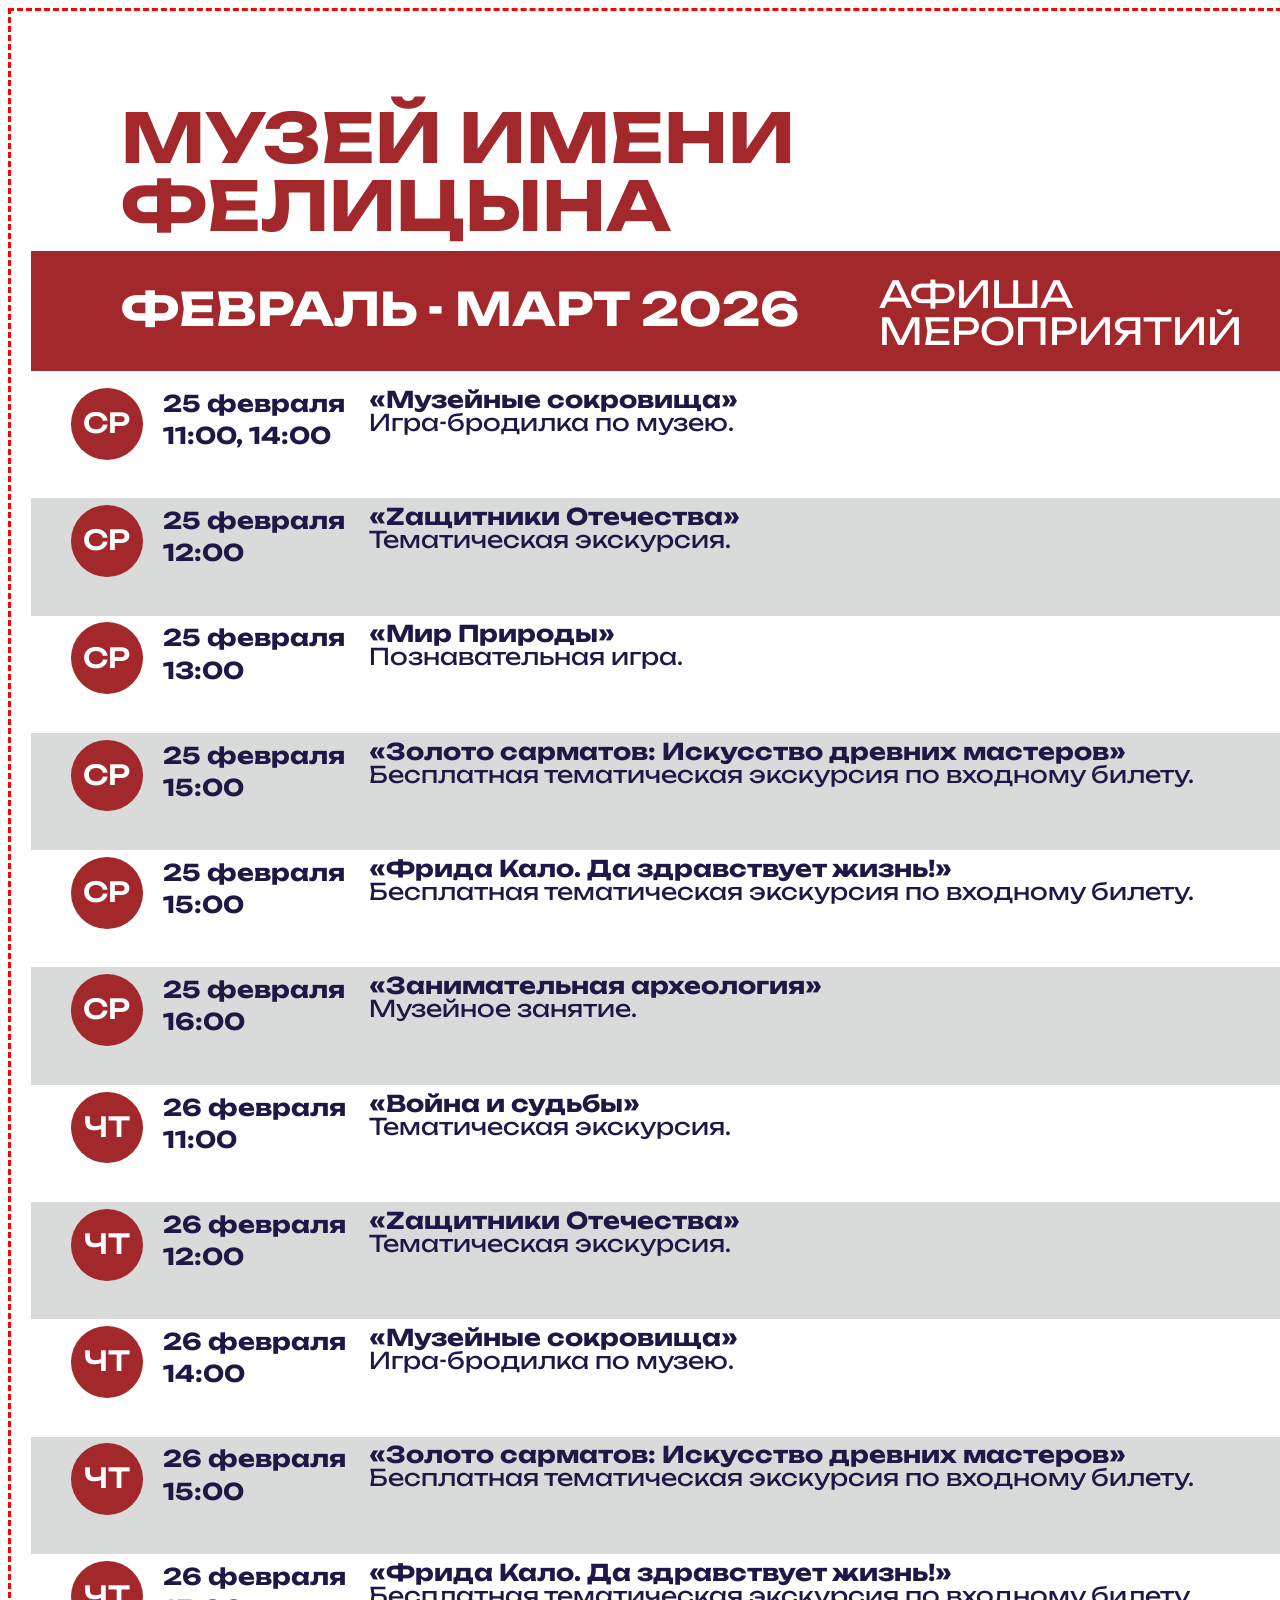
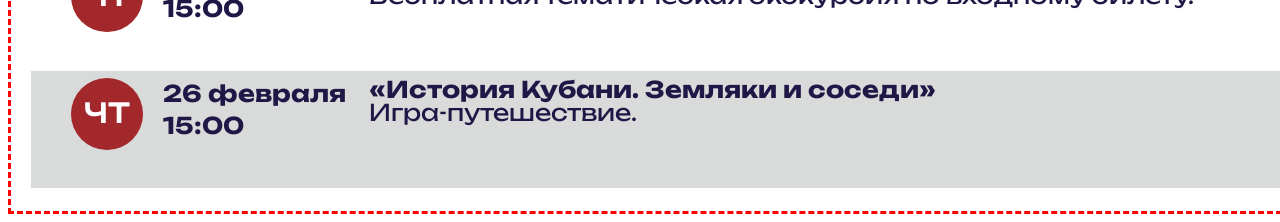
<file: index.html>
<!doctype html>
<html lang="ru">
  <meta charset="utf-8" />
  <meta name="viewport" content="width=device-width, initial-scale=1" />
  <head>
    <link rel="stylesheet" href="raspisanie_myzei.css" />
    <link rel="preconnect" href="https://fonts.googleapis.com" />
    <link rel="preconnect" href="https://fonts.gstatic.com" crossorigin />
    <link
      href="https://fonts.googleapis.com/css2?family=Unbounded:wght@200..900&display=swap"
      rel="stylesheet"
    />
  </head>
  <body>
    <div class="table_wrap">
      <div class="table_head">
        <div class="header_item">
          <div class="">
            <p class="h2">МУЗЕЙ ИМЕНИ<br />ФЕЛИЦЫНА</p>
            <p class="h1">Февраль - Март 2026</p>
          </div>
          <p class="h3">АФИША<br />МЕРОПРИЯТИЙ</p>
        </div>
        <div class="header_item peshie">
          <span>пешеходные экскурсии</span><br />
          по будням: 14:00, 15:00,<br />
          суббота: 11:00, воскресенье: 15:00
        </div>
        <div class="header_item">
          <img class="pushkin" src="pushkin.png" alt="" />
          <img class="buildings" src="buildings.png" alt="" />
          <p class="zapis">
            ЗАПИСЬ ПО ТЕЛЕФОНУ:<br />8 (861) 267 16 21<br />8 (861) 262 40 86
          </p>
        </div>
      </div>
      <ul>
        <!-- <li>
          <p>вт</p>
          <p>24 февраля<br />10:00</p>
          <p>
            <span
              >«От камня до металла.<br />Археологическая история Краснодарского
              края»</span
            ><br />
            Тематическая экскурсия.
          </p>
        </li> -->
        <!-- <li>
          <p>вт</p>
          <p>24 февраля<br />11:00</p>
          <p>
            <span>«Война и судьбы»</span><br />
            Тематическая экскурсия.
          </p>
        </li> -->
        <!-- <li>
        <p>вт</p>
        <p>24 февраля<br>14:00</p>
        <p><span>«Музейные сокровища»</span><br>
          Игра-бродилка по музею.</p>
      </li> -->
        <!-- <li>
          <p>вт</p>
          <p>24 февраля<br />13:00</p>
          <p>
            <span>«Мир Природы»</span><br />
            Познавательная игра.
          </p>
        </li> -->
        <!-- <li>
          <p>вт</p>
          <p>24 февраля<br />15:00</p>
          <p>
            <span>«Золото сарматов: Искусство древних мастеров»</span><br />
            Бесплатная тематическая экскурсия по входному билету.
          </p>
        </li> -->
        <!-- <li>
          <p>вт</p>
          <p>24 февраля<br />15:00</p>
          <p>
            <span>«Фрида Кало. Да здравствует жизнь!»</span><br />
            Бесплатная тематическая экскурсия по входному билету.
          </p>
        </li> -->
        <!-- <li>
          <p>вт</p>
          <p>24 февраля<br />16:00</p>
          <p>
            <span>«Занимательная археология»</span><br />
            Музейное занятие.
          </p>
        </li> -->
        <li>
          <p>ср</p>
          <p>25 февраля<br />11:00, 14:00</p>
          <p>
            <span>«Музейные сокровища»</span><br />
            Игра-бродилка по музею.
          </p>
        </li>
        <li>
          <p>ср</p>
          <p>25 февраля<br />12:00</p>
          <p>
            <span>«Zащитники Отечества»</span><br />
            Тематическая экскурсия.
          </p>
        </li>
        <!-- <li>
          <p>ср</p>
          <p>25 февраля<br />12:00</p>
          <p>
            <span>«Чудеса в решете»</span><br />
            Мастер–класс по росписи деревянной ложки.
          </p>
        </li> -->
        <!-- <li>
        <p>ср</p>
        <p>25 февраля<br>11:00</p>
        <p><span>«Война и судьбы»</span><br>
        Тематическая экскурсия.</p>
      </li> -->
        <li>
          <p>ср</p>
          <p>25 февраля<br />13:00</p>
          <p>
            <span>«Мир Природы»</span><br />
            Познавательная игра.
          </p>
        </li>
        <!-- <li>
          <p>ср</p>
          <p>25 февраля<br />14:00</p>
          <p>
            <span>«Музейные сокровища»</span><br />
            Игра-бродилка по музею.
          </p>
        </li> -->
        <li>
          <p>ср</p>
          <p>25 февраля<br />15:00</p>
          <p>
            <span>«Золото сарматов: Искусство древних мастеров»</span><br />
            Бесплатная тематическая экскурсия по входному билету.
          </p>
        </li>
        <li>
          <p>ср</p>
          <p>25 февраля<br />15:00</p>
          <p>
            <span>«Фрида Кало. Да здравствует жизнь!»</span><br />
            Бесплатная тематическая экскурсия по входному билету.
          </p>
        </li>
        <li>
          <p>ср</p>
          <p>25 февраля<br />16:00</p>
          <p>
            <span>«Занимательная археология»</span><br />
            Музейное занятие.
          </p>
        </li>
        <!-- <li>
        <p>ср</p>
        <p>25 февраля<br>16:00</p>
        <p><span>«Богомолы – насекомые с другой планеты»</span><br>
        Бесплатная авторская экскурсия с розыгрышем призов по цене входного билета на выставку. В конце викторина и розыгрыш призов!</p>
      </li> -->
        <!-- <li>
        <p>ср</p>
        <p>25 февраля<br>17:00</p>
        <p><span>Открытое кормление ящериц, богомолов и пауков</span><br>
        Вход по билету на выставку<br>«Богомолы – насекомые с другой планеты».</p>
      </li> -->
        <!-- <li>
        <p>чт</p>
        <p>26 февраля<br>11:00</p>
        <p><span>«Чудеса в решете»</span><br>
        Мастер-класс по созданию авторского сувенира.</p>
      </li> -->
        <li>
          <p>чт</p>
          <p>26 февраля<br />11:00</p>
          <p>
            <span>«Война и судьбы»</span><br />
            Тематическая экскурсия.
          </p>
        </li>
        <li>
          <p>чт</p>
          <p>26 февраля<br />12:00</p>
          <p>
            <span>«Zащитники Отечества»</span><br />
            Тематическая экскурсия.
          </p>
        </li>
        <li>
          <p>чт</p>
          <p>26 февраля<br />14:00</p>
          <p>
            <span>«Музейные сокровища»</span><br />
            Игра-бродилка по музею.
          </p>
        </li>
        <!-- <li>
        <p>чт</p>
        <p>26 февраля<br>14:00</p>
        <p><span>«Я видел это»</span><br>
        Пешеходная экскурсия.</p>
      </li> -->
        <li>
          <p>чт</p>
          <p>26 февраля<br />15:00</p>
          <p>
            <span>«Золото сарматов: Искусство древних мастеров»</span><br />
            Бесплатная тематическая экскурсия по входному билету.
          </p>
        </li>
        <li>
          <p>чт</p>
          <p>26 февраля<br />15:00</p>
          <p>
            <span>«Фрида Кало. Да здравствует жизнь!»</span><br />
            Бесплатная тематическая экскурсия по входному билету.
          </p>
        </li>
        <li>
          <p>чт</p>
          <p>26 февраля<br />15:00</p>
          <p>
            <span>«История Кубани. Земляки и соседи»</span><br />
            Игра-путешествие.
          </p>
        </li>
        <li>
          <p>чт</p>
          <p>26 февраля<br />16:00</p>
          <p>
            <span>«Прорыв»</span><br />
            Экскурсия–спектакль.
          </p>
        </li>
        <li>
          <p>чт</p>
          <p>26 февраля<br />18:30</p>
          <p>
            <span>«Вечер музыки и поэзии в доме купцов Богарсуковых»</span
            ><br />
            Концерт.
          </p>
        </li>
        <!-- <li>
        <p>чт</p>
        <p>26 февраля<br>19:00</p>
        <p><span>«В доме купцов Богарсуковых»</span><br>
        Тематическая экскурсия.</p>
      </li> -->
        <!-- <li>
        <p>чт</p>
        <p>26 февраля<br>12:00</p>
        <p><span>«Тайны и мифы страны фараонов»</span><br>
        Тематическая экскурсия по выставке<br>«Тайны древнего Египта».</p>
      </li> -->
        <!-- <li>
        <p>чт</p>
        <p>26 февраля<br>15:00</p>
        <p><span>«Подвиги древних героев»</span><br>
        Экскурсия-спектакль.</p>
      </li> -->
        <!-- <li>
        <p>чт</p>
        <p>26 февраля<br>15:00</p>
        <p><span>«Жизнь тропических обитателей»</span><br>
        Бесплатная авторская экскурсия. Вход по билету<br>на выставку «Богомолы – насекомые с другой планеты».</p>
      </li> -->
        <!-- <li>
          <p>чт</p>
          <p>26 февраля<br />18:30</p>
          <p>
            <span>«В старинном доме с лестницей витой»</span><br />
            Экскурсия-спектакль.
          </p>
        </li> -->
        <!-- <li>
        <p>чт</p>
        <p>26 февраля<br>18:30</p>
        <p><span>Литературное чаепитие «Охотники до чаю и романсов»</span><br>
        Музыкальный вечер в доме Богарсуковых.</p>
      </li> -->
        <!-- <li>
        <p>чт</p>
        <p>26 февраля<br>19:00</p>
        <p><span>«Загадки и тайны дома Богарсуковых»</span><br>
        Экскурсия-спектакль.</p>
      </li> -->
        <li>
          <p>пт</p>
          <p>27 февраля<br />11:00</p>
          <p>
            <span>«Война и судьбы»</span><br />
            Тематическая экскурсия.
          </p>
        </li>
        <li>
          <p>пт</p>
          <p>27 февраля<br />11:00</p>
          <p>
            <span>«Музейные сокровища»</span><br />
            Игра-бродилка по музею.
          </p>
        </li>
        <li>
          <p>пт</p>
          <p>27 февраля<br />12:00</p>
          <p>
            <span>«Zащитники Отечества»</span><br />
            Тематическая экскурсия.
          </p>
        </li>
        <!-- <li>
        <p>пт</p>
        <p>27 февраля<br />15:00</p>
        <p>
          <span>«Музей для малышей»</span><br />
          Экскурсия-спектакль.
        </p>
      </li> -->
        <li>
          <p>пт</p>
          <p>27 февраля<br />15:00</p>
          <p>
            <span>«Золото сарматов: Искусство древних мастеров»</span><br />
            Бесплатная тематическая экскурсия по входному билету.
          </p>
        </li>
        <li>
          <p>пт</p>
          <p>27 февраля<br />15:00</p>
          <p>
            <span>«Фрида Кало. Да здравствует жизнь!»</span><br />
            Бесплатная тематическая экскурсия по входному билету.
          </p>
        </li>
        <li>
          <p>пт</p>
          <p>27 февраля<br />16:00</p>
          <p>
            <span>«Занимательная археология»</span><br />
            Музейное занятие.
          </p>
        </li>
        <li>
          <p>пт</p>
          <p>27 февраля<br />15:00</p>
          <p>
            <span>«Богомолы – насекомые с другой планеты»</span><br />
            Бесплатная авторская экскурсия с розыгрышем призов по цене входного
            билета на выставку.
          </p>
        </li>
        <li>
          <p>пт</p>
          <p>27 февраля<br />16:00</p>
          <p>
            <span>Открытое кормление ящериц, богомолов и пауков</span><br />
            Вход по билету на выставку<br />«Богомолы – насекомые с другой
            планеты».
          </p>
        </li>
        <!-- <li>
        <p>пт</p>
        <p>27 февраля<br>15:30</p>
        <p><span>«Ящерицы: что мы о них знаем?»</span><br>
        Бесплатная авторская экскурсия о хамелеонах и эублефарах. Вход по билету на выставку<br>«Богомолы – насекомые с другой планеты».</p>
      </li> -->
        <li>
          <p>сб</p>
          <p>28 февраля<br />11:00, 12:00</p>
          <p>
            <span>«Музейные сокровища»</span><br />
            Игра–бродилка по музею.
          </p>
        </li>
        <li>
          <p>сб</p>
          <p>28 февраля<br />11:00</p>
          <p>
            <span>«Война и судьбы»</span><br />
            Тематическая экскурсия.
          </p>
        </li>
        <li>
          <p>сб</p>
          <p>28 февраля<br />12:00</p>
          <p>
            <span>«Zащитники Отечества»</span><br />
            Тематическая экскурсия.
          </p>
        </li>
        <li>
          <p>сб</p>
          <p>28 февраля<br />12:00, 15:00</p>
          <p>
            <span>«Чудеса в решете»</span><br />
            Семейный мастер-класс.
          </p>
        </li>
        <li>
          <p>сб</p>
          <p>28 февраля<br />12:00, 15:00</p>
          <p>
            <span>«Фрида Кало. Да здравствует жизнь!»</span><br />
            Бесплатная тематическая экскурсия по входному билету.
          </p>
        </li>
        <li>
          <p>сб</p>
          <p>28 февраля<br />14:00</p>
          <p>
            <span>«Занимательная археология»</span><br />
            Музейное занятие.
          </p>
        </li>
        <!-- <li>
        <p>сб</p>
        <p>28 февраля<br>11:00</p>
        <p><span>«Музейные сокровища»</span><br>
        Игра-бродилка по музею.</p>
      </li> -->
        <!-- <li>
        <p>сб</p>
        <p>28 февраля<br>14:00</p>
        <p><span>«Музей для малышей»</span><br>
        Интерактивная программа.</p>
      </li> -->
        <li>
          <p>сб</p>
          <p>28 февраля<br />15:00</p>
          <p>
            <span>«Золото сарматов: Искусство древних мастеров»</span><br />
            Бесплатная тематическая экскурсия по входному билету.
          </p>
        </li>
        <!-- <li>
          <p>сб</p>
          <p>28 февраля<br />15:00</p>
          <p>
            <span>«Богомолы – насекомые с другой планеты»</span><br />
            Бесплатная авторская экскурсия по цене входного билета на выставку.
            В конце викторина и розыгрыш призов!
          </p>
        </li> -->
        <!-- <li>
          <p>сб</p>
          <p>28 февраля<br />16:00</p>
          <p>
            <span>Открытое кормление ящериц, богомолов и пауков</span><br />
            Вход по билету на выставку<br />«Богомолы – насекомые с другой
            планеты».
          </p>
        </li> -->
        <!-- <li>
        <p>сб</p>
        <p>28 февраля<br>17:00</p>
        <p><span>Тематическая программа в рамках работы выставки<br>«Высоцкий. Голос эпохи»</span><br>
        </p>
      </li> -->
        <!--
      <li>
        <p>сб</p>
        <p>28 февраля<br>19:00</p>
        <p><span>«В старинном доме с лестницей витой»</span><br>
        Экскурсия-спектакль.</p>
      </li> -->
        <!-- <li>
        <p>сб</p>
        <p>28 февраля<br>19:00</p>
        <p><span>«Загадки и тайны дома Богарсуковых»</span><br>
        Экскурсия-спектакль.</p>
      </li> -->
        <li>
          <p>вс</p>
          <p>1 марта<br />11:00</p>
          <p>
            <span>«Война и судьбы»</span><br />
            Тематическая экскурсия.
          </p>
        </li>
        <li>
          <p>вс</p>
          <p>1 марта<br />11:00</p>
          <p>
            <span>«Чудеса в решете»</span><br />
            Семейный мастер-класс.
          </p>
        </li>
        <li>
          <p>вс</p>
          <p>1 марта<br />11:00</p>
          <p>
            <span>«Странноязыкий Платонов»</span><br />
            Литературный завтрак с чаем по-советски.
          </p>
        </li>
        <li>
          <p>вс</p>
          <p>1 марта<br />12:00</p>
          <p>
            <span>«Zащитники Отечества»</span><br />
            Тематическая экскурсия.
          </p>
        </li>
        <li>
          <p>вс</p>
          <p>1 марта<br />12:00</p>
          <p>
            <span>«Первобытное искусство»</span><br />
            Интерактивное мероприятие в рамках проекта «Путешествие в историю
            искусства».
          </p>
        </li>
        <li>
          <p>вс</p>
          <p>1 марта<br />12:00, 15:00</p>
          <p>
            <span>«Фрида Кало. Да здравствует жизнь!»</span><br />
            Бесплатная тематическая экскурсия по входному билету.
          </p>
        </li>
        <li>
          <p>вс</p>
          <p>1 марта<br />15:00</p>
          <p>
            <span>«Золото сарматов: Искусство древних мастеров»</span><br />
            Бесплатная тематическая экскурсия по входному билету.
          </p>
        </li>
        <!-- <li>
        <p>вс</p>
        <p>1 марта<br>16:00</p>
        <p><span>«В доме купцов Богарсуковых»</span><br>
        Тематическая экскурсия.</p>
      </li> -->
        <!-- <li>
        <p>вс</p>
        <p>1 марта<br>15:00</p>
        <p><span>«Высоцкий. Голос эпохи»</span><br>
        Тематическая программа в рамках работы выставки.</p>
      </li> -->

        <!-- <li></li> -->
        <!-- <li></li> -->

        <!--  -->
        <div class="raspisanie">
          <p>
            <span>РЕЖИМ РАБОТЫ:</span><br />
            <span>Понедельник:</span> выходной<br />
            <span>Вторник:</span> 10:00 – 18:00 (касса до 17:30)<br />
            <span>Среда:</span> 10:00 – 18:00 (касса до 17:30)<br />
            <span>Четверг:</span> 10:00 – 20:00 (касса до 19:30)<br />
            <span>Пятница:</span> 10:00 – 17:00 (касса до 16:30)<br />
            <span>Суббота:</span> 10:00 – 20:00 (касса до19:30)<br />
            <span>Воскресенье:</span> 10:00 – 18:00 (касса до 17:30)
          </p>
          <div class="qrcode">
            <p>Телеграм-канал музея<br />имени Фелицина</p>
            <img src="qrcode.png" alt="" />
          </div>
        </div>
      </ul>
    </div>
  </body>
</html>
</file>
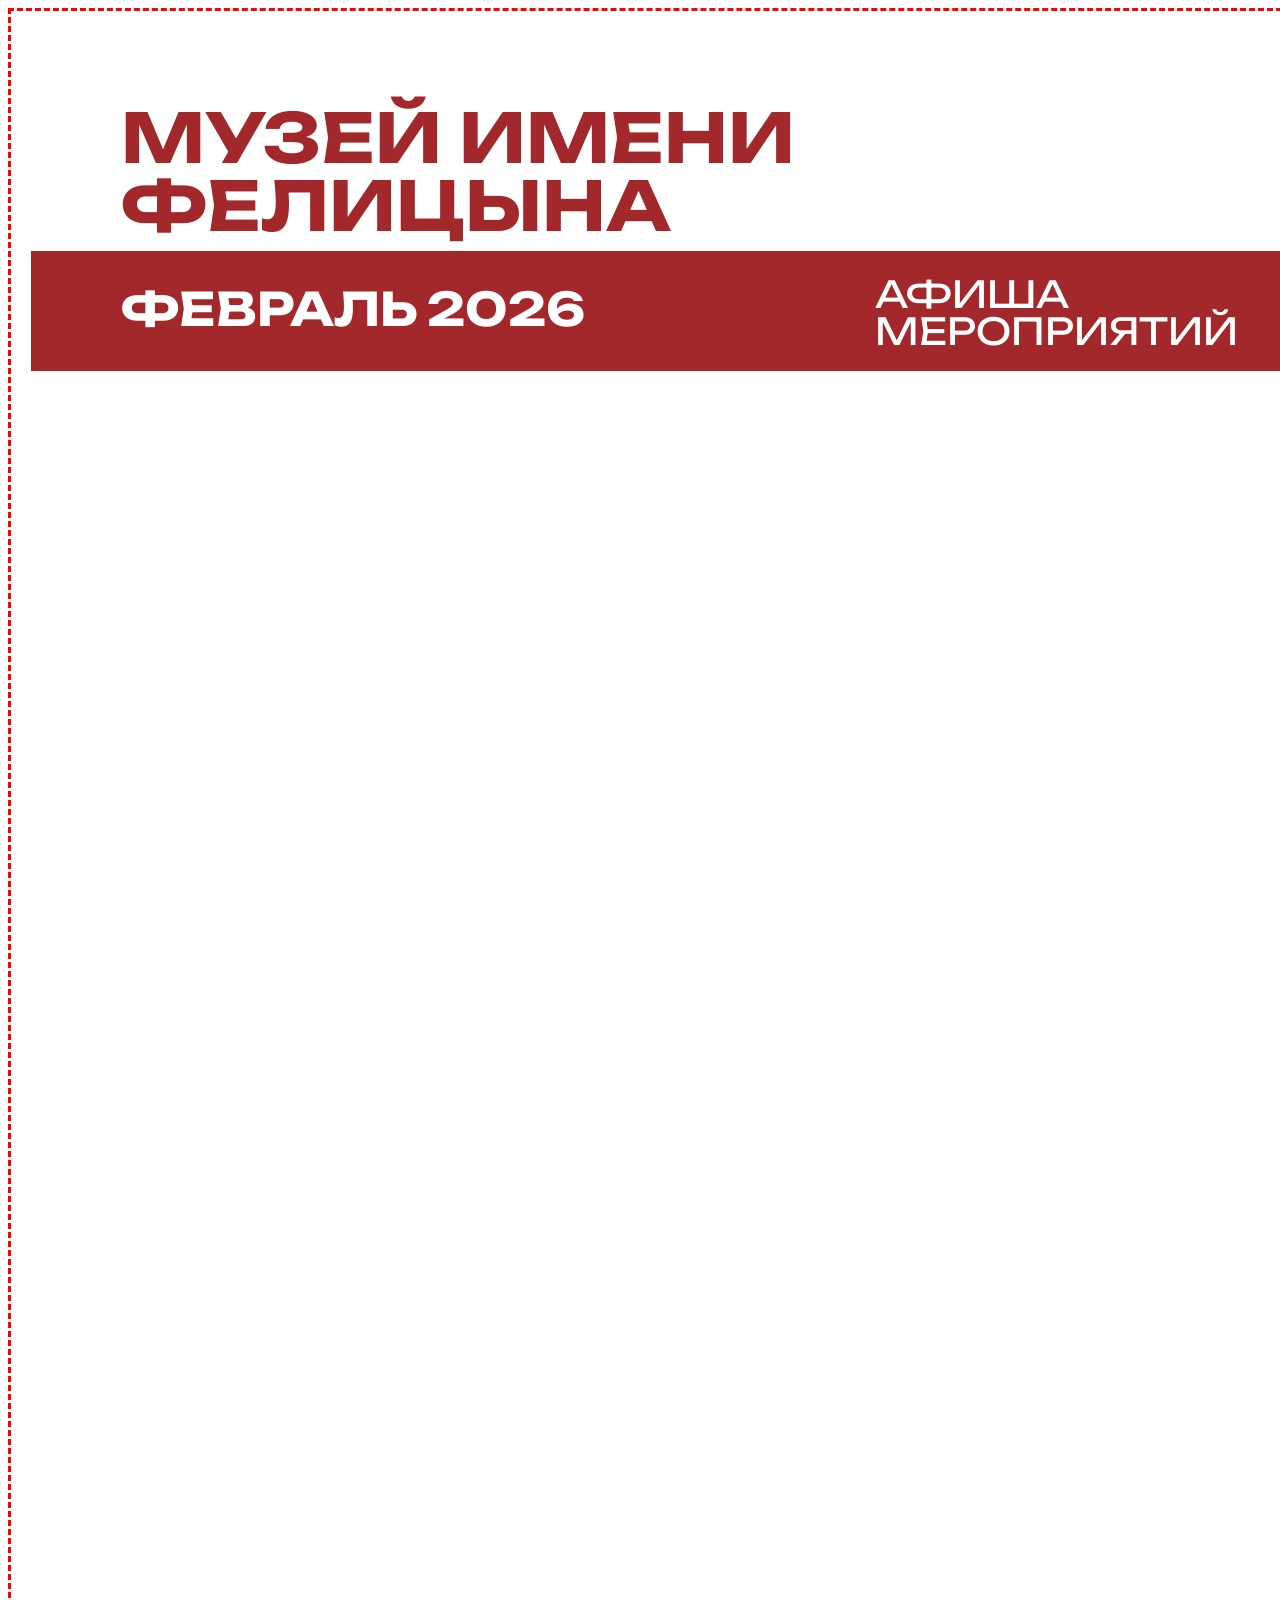
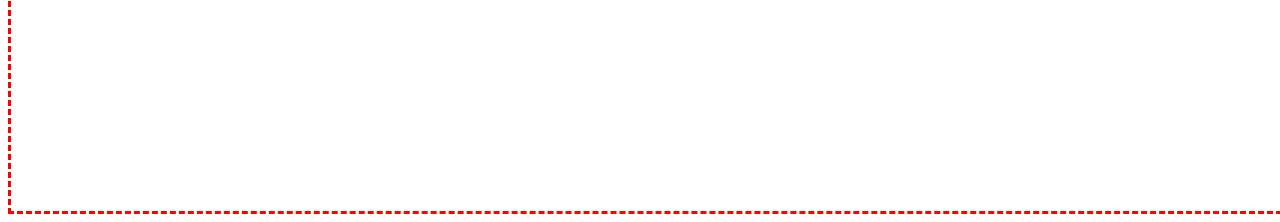
<file: raspisanie_myzei.html>
<!doctype html>
<html lang="ru">
  <meta charset="utf-8" />
  <meta name="viewport" content="width=device-width, initial-scale=1" />
  <head>
    <link rel="stylesheet" href="raspisanie_myzei.css" />
    <link rel="preconnect" href="https://fonts.googleapis.com" />
    <link rel="preconnect" href="https://fonts.gstatic.com" crossorigin />
    <link
      href="https://fonts.googleapis.com/css2?family=Unbounded:wght@200..900&display=swap"
      rel="stylesheet"
    />
  </head>
  <body>
    <div class="table_wrap">
      <div class="table_head">
        <div class="header_item">
          <div class="">
            <p class="h2">МУЗЕЙ ИМЕНИ<br />ФЕЛИЦЫНА</p>
            <p class="h1">Февраль 2026</p>
          </div>
          <p class="h3">АФИША<br />МЕРОПРИЯТИЙ</p>
        </div>
        <div class="header_item peshie">
          <span>пешеходные экскурсии</span><br />
          по будням: 14:00, 15:00,<br />
          суббота: 11:00, воскресенье: 15:00
        </div>
        <div class="header_item">
          <img class="pushkin" src="pushkin.png" alt="" />
          <img class="buildings" src="buildings.png" alt="" />
          <p class="zapis">
            ЗАПИСЬ ПО ТЕЛЕФОНУ:<br />8 (861) 267 16 21<br />8 (861) 262 40 86
          </p>
        </div>
      </div>
      <ul id="events"></ul>
    </div>
    <script src="script.js"></script>
  </body>
</html>
</file>
<file: raspisanie_myzei.css>
/* <weight>: Use a value from 200 to 900
 <uniquifier>: Use a unique and descriptive class name */

/* .unbounded-<uniquifier> {
  font-family: "Unbounded", serif;
  font-optical-sizing: auto;
  font-weight: <weight>;
  font-style: normal;
} */
body {
  font-family: "Unbounded", serif;
  line-height: 1;
  color: #211747;
}
p {
  margin: 0;
}
.table_wrap {
  border: dashed red;
  padding: 60px 20px 40px;
  width: 3800px;
  height: 1700px;
}
/* header */
.table_head {
  display: flex;
  justify-content: space-between;
  height: 300px;
}
.table_head::after {
  content: "";
  display: block;
  position: absolute;
  top: 251px;
  height: 120px;
  width: 3100px;
  background-color: #a2282b;
  z-index: -1;
}
.header_item {
  display: flex;
  align-items: end;
  margin-left: 50px;
}
p.h1 {
  font-weight: bolder;
  font-size: 81px;
  color: white;
  padding-left: 40px;
  padding-top: 20px;
  padding-bottom: 18px;
  text-transform: uppercase;
}
p.h2 {
  font-weight: bolder;
  font-size: 68px;
  color: #a2282b;
  padding-bottom: 12px;
  padding-left: 40px;
}
p.h3 {
  font-size: 37px;
  color: white;
  padding-left: 80px;
  padding-top: 21px;
  padding-bottom: 21px;
}
.peshie {
  width: 30%;
  display: block;
  align-self: flex-start;
  font-size: 35px;
  text-align: right;
  padding-top: 20px;
  font-weight: bold;
  color: #a2282b;
}
.peshie > span {
  font-size: 45px;
  text-transform: uppercase;
  line-height: 1.3;
}
.pushkin {
  height: 295px;
  padding-bottom: 10px;
}
.buildings {
  height: 300px;
}
p.zapis {
  position: fixed;
  left: 3320px;
  color: white;
  /* padding-top: 28px;
  padding-bottom: 29px; */
  padding-top: 16px;
  padding-bottom: 17px;
  line-height: 1.1;
  text-align: right;
  /* font-size: 28px; */
  font-size: 26px;
}

/* body */
ul {
  list-style: none;
  display: flex;
  flex-direction: column;
  flex-wrap: wrap;
  justify-content: flex-start;
  align-items: center;
  max-width: 3800px;
  height: 1430px;
  /* max-height: 1530px; */
  margin-top: 10px;
  padding-left: 0px;
}
li {
  display: flex;
  flex-basis: 6.3em;
  width: 32.3%;
  padding-left: 40px;
  padding-top: 0.7em;
}
li > p {
  display: block;
  font-weight: bold;
}
li > p:nth-child(1) {
  font-size: 1.2em;
  display: flex;
  align-items: center;
  justify-content: center;
  width: 2em;
  height: 2em;
  background-color: #a2282b;
  text-align: center;
  border-radius: 50%;
  margin-right: 20px;
  min-width: 2em;
  min-height: 2em;
  color: white;
  text-transform: uppercase;
  font-weight: 500;
  padding: 0.3em;
}
li > p:nth-child(2) {
  padding-right: 20px;
  min-width: 8.1em;
  line-height: 1.4;
}
li > p:nth-child(3) {
  font-weight: normal;
  padding-bottom: 15px;
  padding-right: 20px;
  min-width: 8em;
  min-height: 68px;
}
li > p:nth-child(3) > span {
  font-weight: bold;
}
ul > li:nth-child(odd) {
  background-color: white;
}

ul > li:nth-child(even) {
  background-color: #d9dada;
}
.raspisanie {
  width: 31.1%;
  padding-left: 80px;
  padding-top: 30px;
  display: flex;
  font-weight: 500;
  line-height: 1.4;
}
.raspisanie > p > span {
  color: #a2282b;
}
.qrcode > img {
  display: block;
  width: 260px;
}
.raspisanie > p {
  flex-basis: 60%;
}
.qrcode {
  flex-basis: 40%;
  padding-left: 20px;
}
.daily_columns {
  display: flex;
  flex-direction: row;
  width: 3800px;
  display: none;
}
.daily {
  display: block;
  padding-top: 50px;
  height: auto;
  width: 33%;
  margin-left: 2%;
}
.daily > li {
  width: 100%;
}

/*  */
/* правки высоты */
html {
  font-size: 23px;
}
/* 23px */
li {
  flex-basis: 4.8em;
  padding-top: 0.3em;
}
/* li > p:nth-child(3) {
  min-height:66px;
} */

p.h1 {
  font-size: 46px;
  padding-top: 34px;
  padding-bottom: 39px;
}

.raspisanie {
  display: none;
}

/* li > p:nth-child(3) {
  padding-bottom: 0.2em;
} */

/* Расширить ряд */
/* ul > li:nth-child(12n+6){
  flex-basis: 4.7em;
} */

/* 2ой и 3ий ряд */
/* ul > li:nth-child(2n + 14) {
  background-color: white;
}
ul > li:nth-child(2n + 15) {
  background-color: #d9dada;
}
ul > li:nth-child(2n + 27) {
  background-color: white;
}
ul > li:nth-child(2n + 28) {
  background-color: #d9dada;
} */

/*  */
/* мобильная версия */
@media screen and (max-width: 900px) {
  html {
    font-size: 42px;
  }
  .table_wrap {
    width: 2400px;
    height: auto;
  }
  .table_head::after {
    width: 2400px;
    height: 122px;
  }
  .header_item > div {
    align-self: flex-start;
  }
  p.h1 {
    font-size: 72px;
  }
  p.h2 {
    font-size: 77px;
    padding-top: 15px;
  }
  p.h3 {
    position: absolute;
    padding-top: 46px;
    left: 1306px;
  }
  .pushkin {
    align-self: flex-start;
    height: 170px;
  }
  .raspisanie {
    display: none;
  }
  ul {
    max-width: 2400px;
    height: auto;
  }
  li {
    flex-basis: 3.8em !important;
    width: 98%;
  }
  p.zapis {
    display: none;
  }
  .peshie {
    display: none;
  }
  .daily_columns {
    display: none;
  }
  ul > li:nth-child(odd) {
    background-color: white !important;
  }

  ul > li:nth-child(even) {
    background-color: #d9dada !important;
  }
}
</file>
